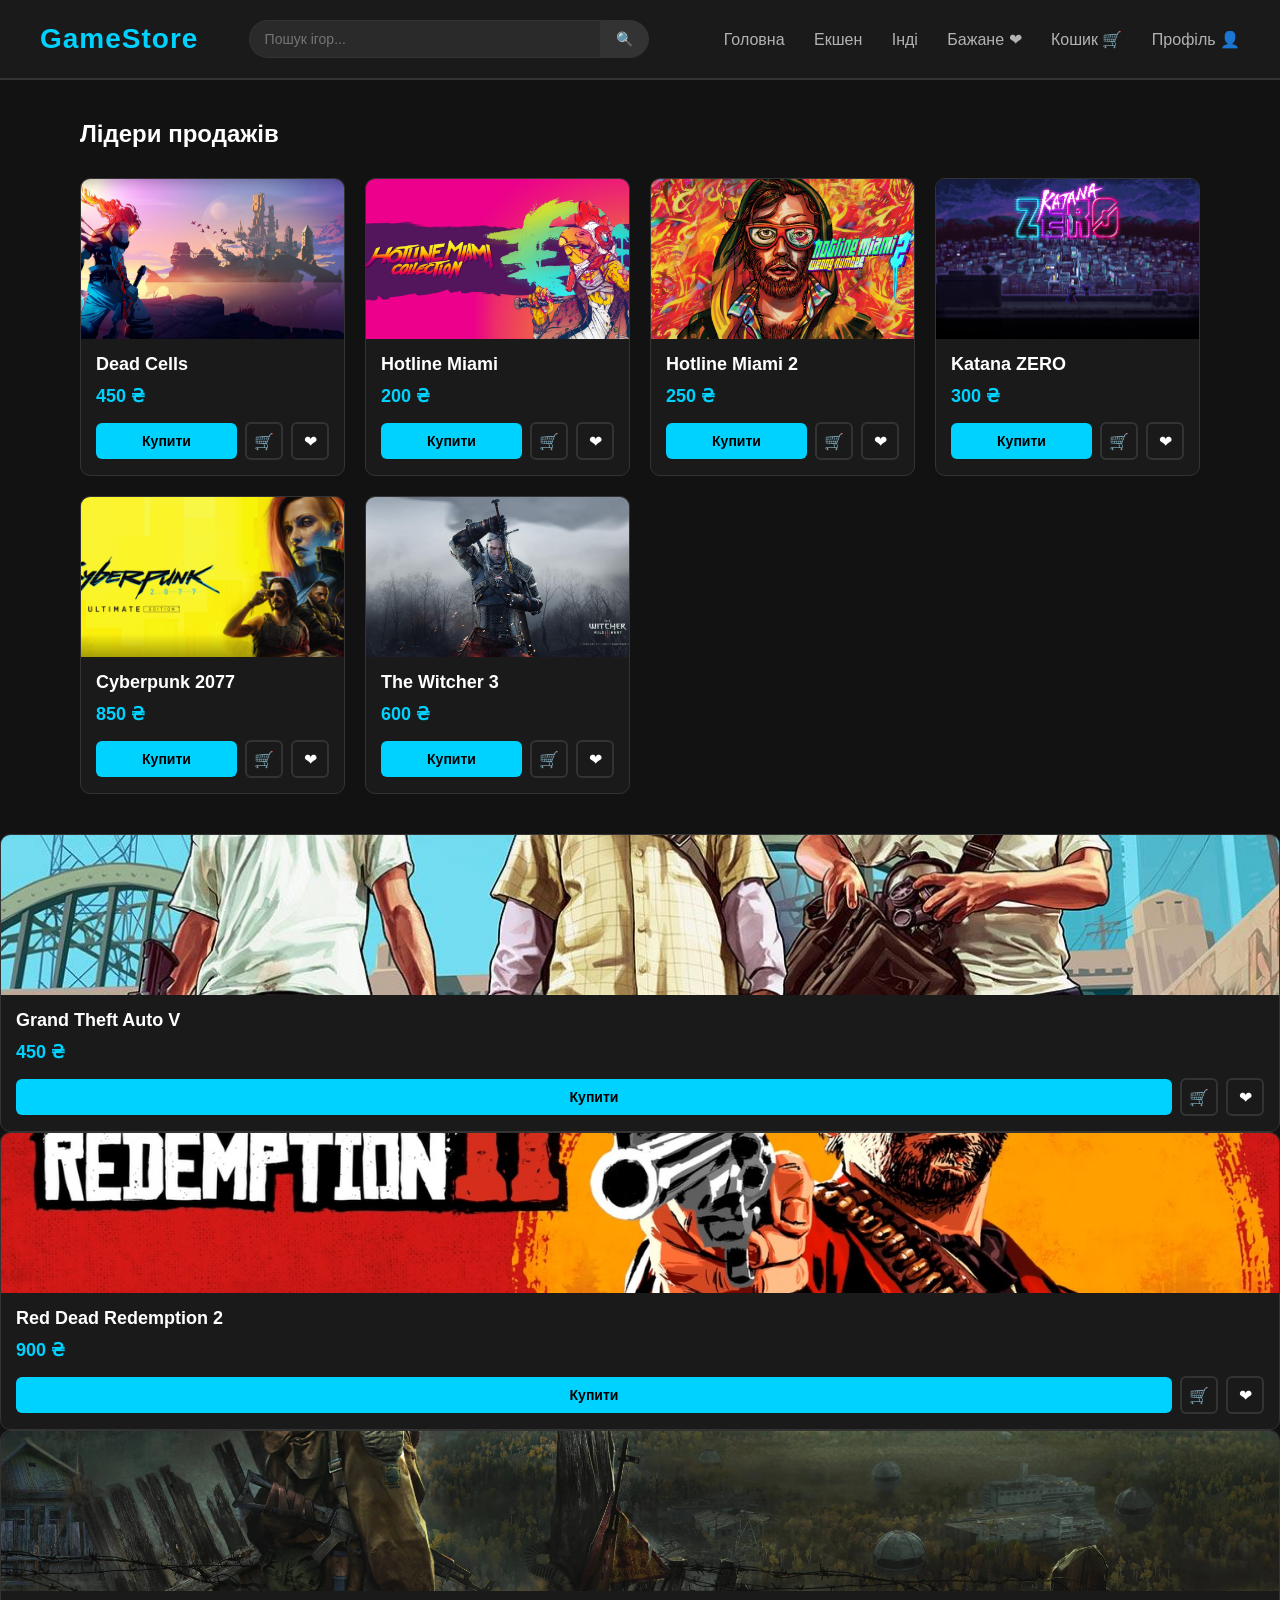
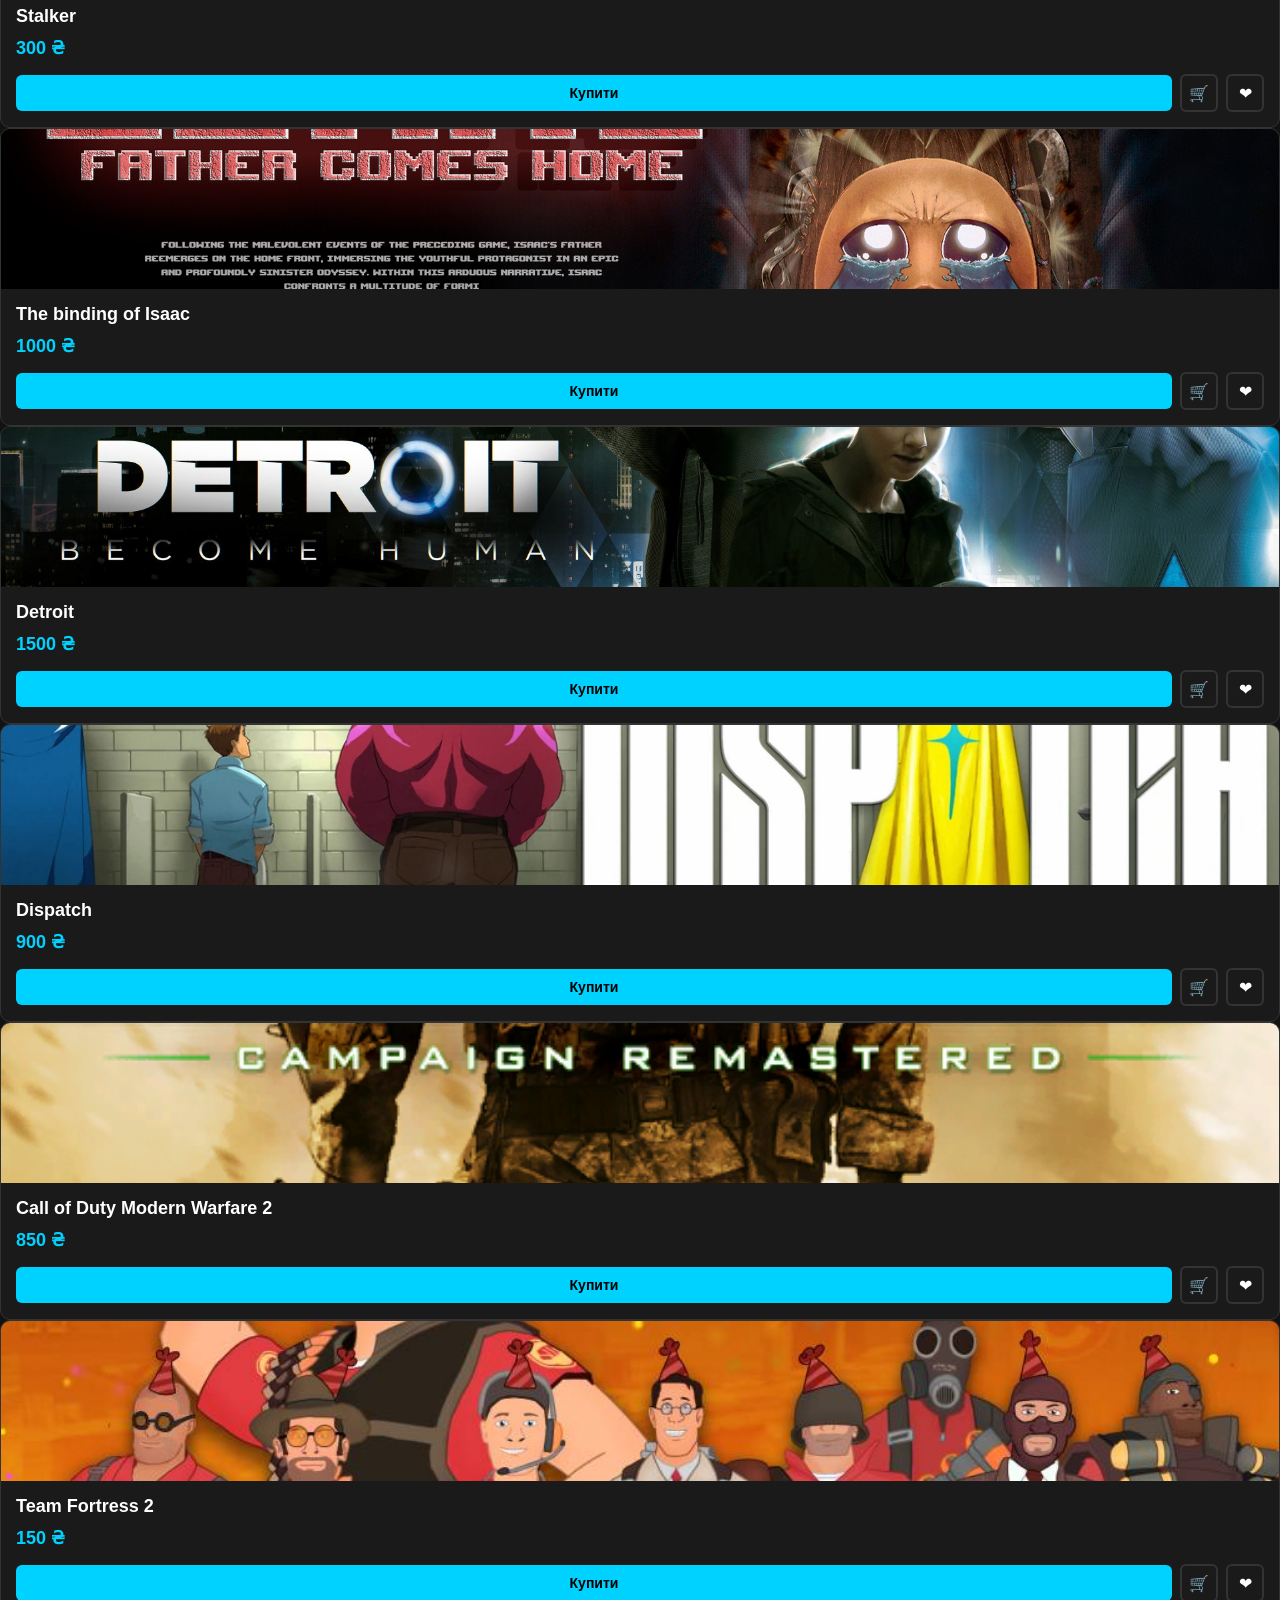
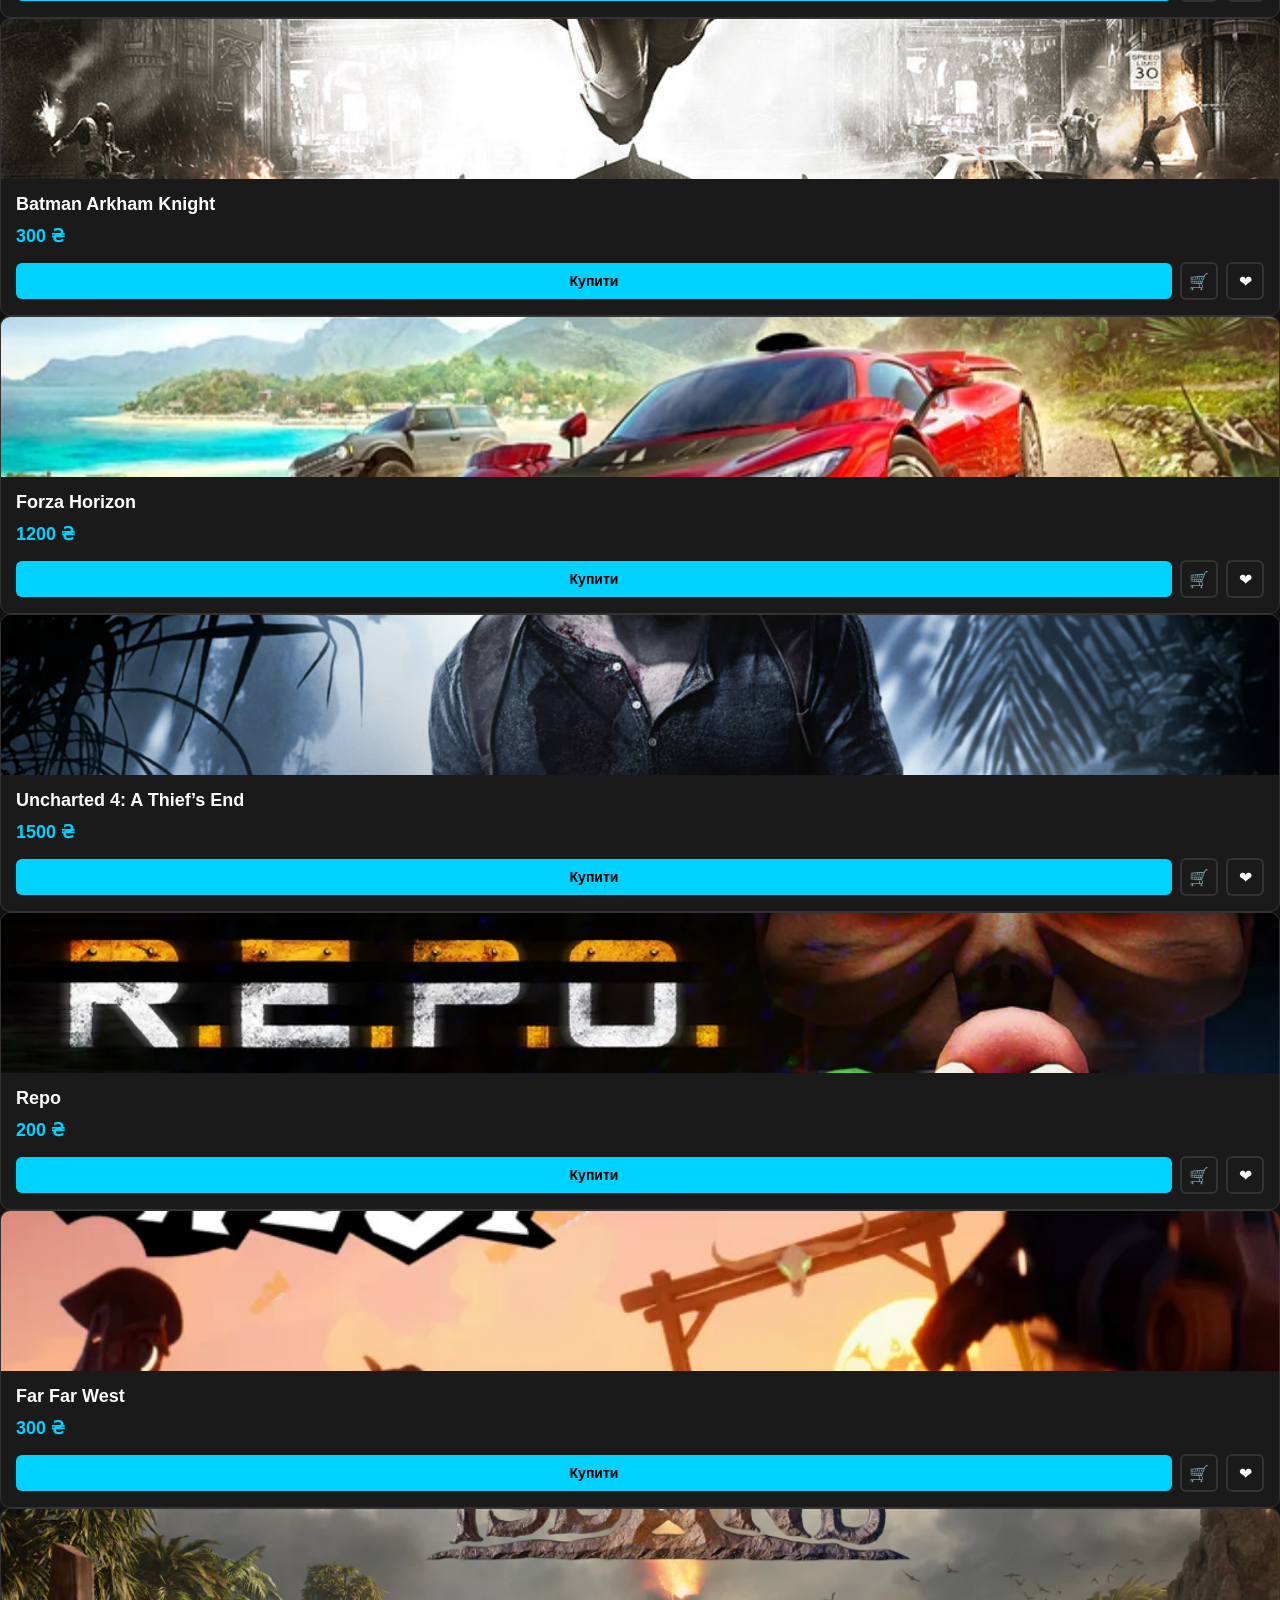
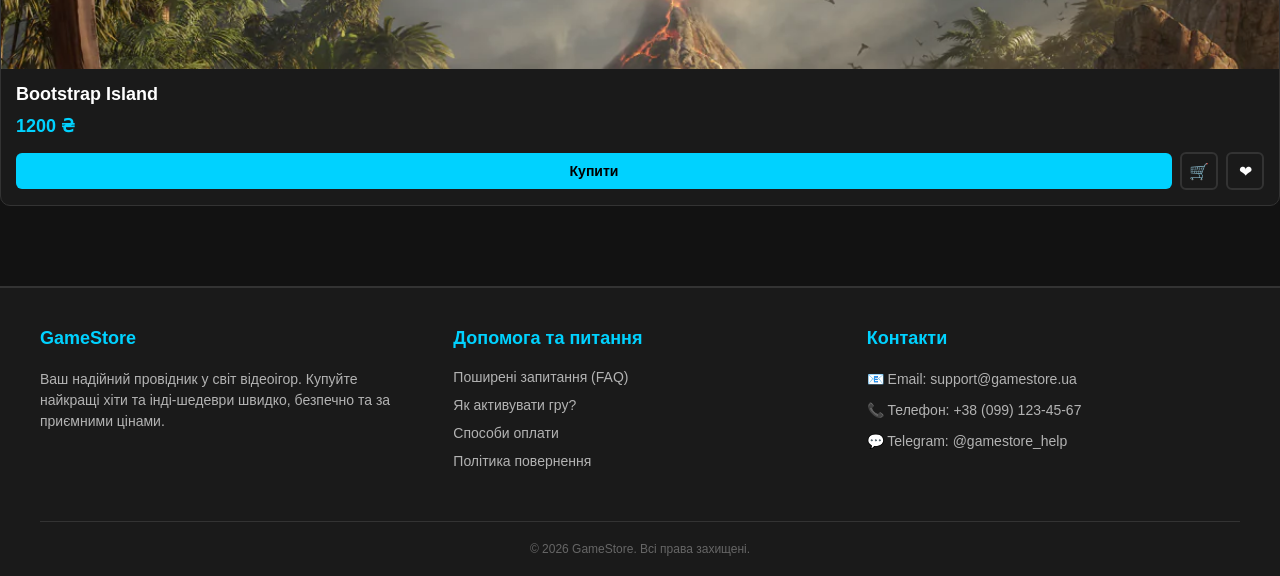
<file: index.html>
<!DOCTYPE html>
<html lang="uk">
<head>
    <meta charset="UTF-8">
    <meta name="viewport" content="width=device-width, initial-scale=1.0">
    <title>GameStore - Головна</title>
    <link rel="icon" href="img/favicon.png.png" type="image/png">
    <link rel="stylesheet" href="css/style.css">
</head>
<body>
    <header>
        <div class="logo">GameStore</div>
        <div class="search-container">
            <input type="text" placeholder="Пошук ігор..." class="search-input">
            <button class="search-btn" title="Знайти">🔍</button>
        </div>
        <nav>
            <a href="index.html">Головна</a>
            <a href="action.html">Екшен</a>
            <a href="indie.html">Інді</a>
            <a href="wishlist.html">Бажане ❤</a>
            <a href="cart.html">Кошик 🛒</a>
            <a href="profile.html">Профіль 👤</a>
        </nav>
    </header>
    <main>
    <h1>Лідери продажів</h1>
    <div class="games-grid">
    <div class="game-card">
        <img src="img/dead-cells-cover-art.avif" alt="Dead Cells" class="game-img">
        <div class="game-info">
            <h3>Dead Cells</h3>
            <p class="price">450 ₴</p>
            <div class="actions">
                <button class="buy-btn">Купити</button>
                <button class="icon-btn cart-btn">🛒</button>
                <button class="icon-btn heart">❤</button>
            </div>
        </div>
    </div>
    <div class="game-card">
        <img src="img/HotlineMiamiCollection_Thumbnail.jpg" alt="Hotline Miami" class="game-img">
        <div class="game-info">
            <h3>Hotline Miami</h3>
            <p class="price">200 ₴</p>
            <div class="actions">
                <button class="buy-btn">Купити</button>
                <button class="icon-btn cart-btn">🛒</button>
                <button class="icon-btn heart">❤</button>
            </div>
        </div>
    </div>
    <div class="game-card">
        <img src="img/hotline-miami-2-wrong-number-pc-mac-game-steam-cover.jpg" alt="Hotline Miami 2" class="game-img">
        <div class="game-info">
            <h3>Hotline Miami 2</h3>
            <p class="price">250 ₴</p>
            <div class="actions">
                <button class="buy-btn">Купити</button>
                <button class="icon-btn cart-btn">🛒</button>
                <button class="icon-btn heart">❤</button>
            </div>
        </div>
    </div>
    <div class="game-card">
        <img src="img/KZ_featured_Nook-1210x642.png.webp" alt="Katana ZERO" class="game-img">
        <div class="game-info">
            <h3>Katana ZERO</h3>
            <p class="price">300 ₴</p>
            <div class="actions">
                <button class="buy-btn">Купити</button>
                <button class="icon-btn cart-btn">🛒</button>
                <button class="icon-btn heart">❤</button>
            </div>
        </div>
    </div>
    <div class="game-card">
        <img src="img/top_cover_height_600_cdpr@3x_new.png" alt="Cyberpunk 2077" class="game-img">
        <div class="game-info">
            <h3>Cyberpunk 2077</h3>
            <p class="price">850 ₴</p>
            <div class="actions">
                <button class="buy-btn">Купити</button>
                <button class="icon-btn cart-btn">🛒</button>
                <button class="icon-btn heart">❤</button>
            </div>
        </div>
    </div>
    <div class="game-card">
        <img src="img/geralt_swordsize_1920x1080.webp" alt="The Witcher 3" class="game-img">
        <div class="game-info">
            <h3>The Witcher 3</h3>
            <p class="price">600 ₴</p>
            <div class="actions">
                <button class="buy-btn">Купити</button>
                <button class="icon-btn cart-btn">🛒</button>
                <button class="icon-btn heart">❤</button>
            </div>
        </div>
    </div>
</div>
</main>
</body>
</html>
<div class="game-card">
    <img src="img/every-main-protagonist-official-artwork-from-grand-theft-v0-3jy4eoa6o50f1.jpg" alt="GTA V" class="game-img">
    <div class="game-info">
        <h3>Grand Theft Auto V</h3>
        <p class="price">450 ₴</p>
        <div class="actions">
            <button class="buy-btn">Купити</button>
            <button class="icon-btn cart-btn">🛒</button>
            <button class="icon-btn heart">❤</button>
        </div>
    </div>
</div>
<div class="game-card">
    <img src="img/Red-Dead-Redemption-2-New-Logo.jpg" alt="RDR 2" class="game-img">
    <div class="game-info">
        <h3>Red Dead Redemption 2</h3>
        <p class="price">900 ₴</p>
        <div class="actions">
            <button class="buy-btn">Купити</button>
            <button class="icon-btn cart-btn">🛒</button>
            <button class="icon-btn heart">❤</button>
        </div>
    </div>
</div>
<div class="game-card">
    <img src="img/the-iconic-gate-artwork-in-hq-5000x3000-and-some-v0-l40qou3fp84e1.webp" alt="Stalker" class="game-img">
    <div class="game-info">
        <h3>Stalker</h3>
        <p class="price">300 ₴</p>
        <div class="actions">
            <button class="buy-btn">Купити</button>
            <button class="icon-btn cart-btn">🛒</button>
            <button class="icon-btn heart">❤</button>
        </div>
    </div>
</div>
<div class="game-card">
    <img src="img/tiago-pena-versaohorizontal-final.jpg" alt="Isaac" class="game-img">
    <div class="game-info">
        <h3>The binding of Isaac</h3>
        <p class="price">1000 ₴</p>
        <div class="actions">
            <button class="buy-btn">Купити</button>
            <button class="icon-btn cart-btn">🛒</button>
            <button class="icon-btn heart">❤</button>
        </div>
    </div>
</div>
<div class="game-card">
    <img src="img/thumb-1920-920991.jpg" alt="Detroit" class="game-img">
    <div class="game-info">
        <h3>Detroit</h3>
        <p class="price">1500 ₴</p>
        <div class="actions">
            <button class="buy-btn">Купити</button>
            <button class="icon-btn cart-btn">🛒</button>
            <button class="icon-btn heart">❤</button>
        </div>
    </div>
</div>
<div class="game-card">
    <img src="img/Dispatch_capsuleArt.webp" alt="Dispatch" class="game-img">
    <div class="game-info">
        <h3>Dispatch</h3>
        <p class="price">900 ₴</p>
        <div class="actions">
            <button class="buy-btn">Купити</button>
            <button class="icon-btn cart-btn">🛒</button>
            <button class="icon-btn heart">❤</button>
        </div>
    </div>
</div>
<div class="game-card">
    <img src="img/mod.png" alt="CoD" class="game-img">
    <div class="game-info">
        <h3>Call of Duty Modern Warfare 2</h3>
        <p class="price">850 ₴</p>
        <div class="actions">
            <button class="buy-btn">Купити</button>
            <button class="icon-btn cart-btn">🛒</button>
            <button class="icon-btn heart">❤</button>
        </div>
    </div>
</div>
<div class="game-card">
    <img src="img/tf.jpg" alt="TF2" class="game-img">
    <div class="game-info">
        <h3>Team Fortress 2</h3>
        <p class="price">150 ₴</p>
        <div class="actions">
            <button class="buy-btn">Купити</button>
            <button class="icon-btn cart-btn">🛒</button>
            <button class="icon-btn heart">❤</button>
        </div>
    </div>
</div>
<div class="game-card">
<img src="img/bt.jpg" alt="Batman" class="game-img">
<div class="game-info">
<h3>Batman Arkham Knight</h3>
<p class="price">300 ₴</p>
<div class="actions">
<button class="buy-btn">Купити</button>
<button class="icon-btn cart-btn">🛒</button>
<button class="icon-btn heart">❤</button>
</div>
</div>
</div>
<div class="game-card">
<img src="img/forza-horizon-5-key-art-revealed-v0-kogsuxbkkcj71.webp" alt="Forza" class="game-img">
<div class="game-info">
<h3>Forza Horizon</h3>
<p class="price">1200 ₴</p>
<div class="actions">
<button class="buy-btn">Купити</button>
<button class="icon-btn cart-btn">🛒</button>
<button class="icon-btn heart">❤</button>
</div>
</div>
</div>
<div class="game-card">
<img src="img/unchar.avif" alt="Uncharted" class="game-img">
<div class="game-info">
<h3>Uncharted 4: A Thief’s End</h3>
<p class="price">1500 ₴</p>
<div class="actions">
<button class="buy-btn">Купити</button>
<button class="icon-btn cart-btn">🛒</button>
<button class="icon-btn heart">❤</button>
</div>
</div>
</div>
<div class="game-card">
<img src="img/repo.webp" alt="Repo" class="game-img">
<div class="game-info">
<h3>Repo</h3>
<p class="price">200 ₴</p>
<div class="actions">
<button class="buy-btn">Купити</button>
<button class="icon-btn cart-btn">🛒</button>
<button class="icon-btn heart">❤</button>
</div>
</div>
</div>
<div class="game-card">
<img src="img/far-far-west-1-770x470.webp" alt="West" class="game-img">
<div class="game-info">
<h3>Far Far West</h3>
<p class="price">300 ₴</p>
<div class="actions">
<button class="buy-btn">Купити</button>
<button class="icon-btn cart-btn">🛒</button>
<button class="icon-btn heart">❤</button>
</div>
</div>
</div>
<div class="game-card">
<img src="img/boot.webp" alt="Boot" class="game-img">
<div class="game-info">
<h3>Bootstrap Island</h3>
<p class="price">1200 ₴</p>
<div class="actions">
<button class="buy-btn">Купити</button>
<button class="icon-btn cart-btn">🛒</button>
<button class="icon-btn heart">❤</button>
</div>
</div>
</div>
</div>
</main>
<footer>
<div class="footer-content">
<div class="footer-section">
<h3>GameStore</h3>
<p>Ваш надійний провідник у світ відеоігор. Купуйте найкращі хіти та інді-шедеври швидко, безпечно та за приємними цінами.</p>
</div>

<div class="footer-section">
<h3>Допомога та питання</h3>
<a href="#">Поширені запитання (FAQ)</a>
<a href="#">Як активувати гру?</a>
<a href="#">Способи оплати</a>
<a href="#">Політика повернення</a>
</div>

<div class="footer-section">
<h3>Контакти</h3>
<p>&#128231; Email: support@gamestore.ua</p>
<p>&#128222; Телефон: +38 (099) 123-45-67</p>
<p>&#128172; Telegram: @gamestore_help</p>
</div>
</div>

<div class="footer-bottom">
&copy; 2026 GameStore. Всі права захищені.
</div>
</footer>

</body>
</html>
</file>
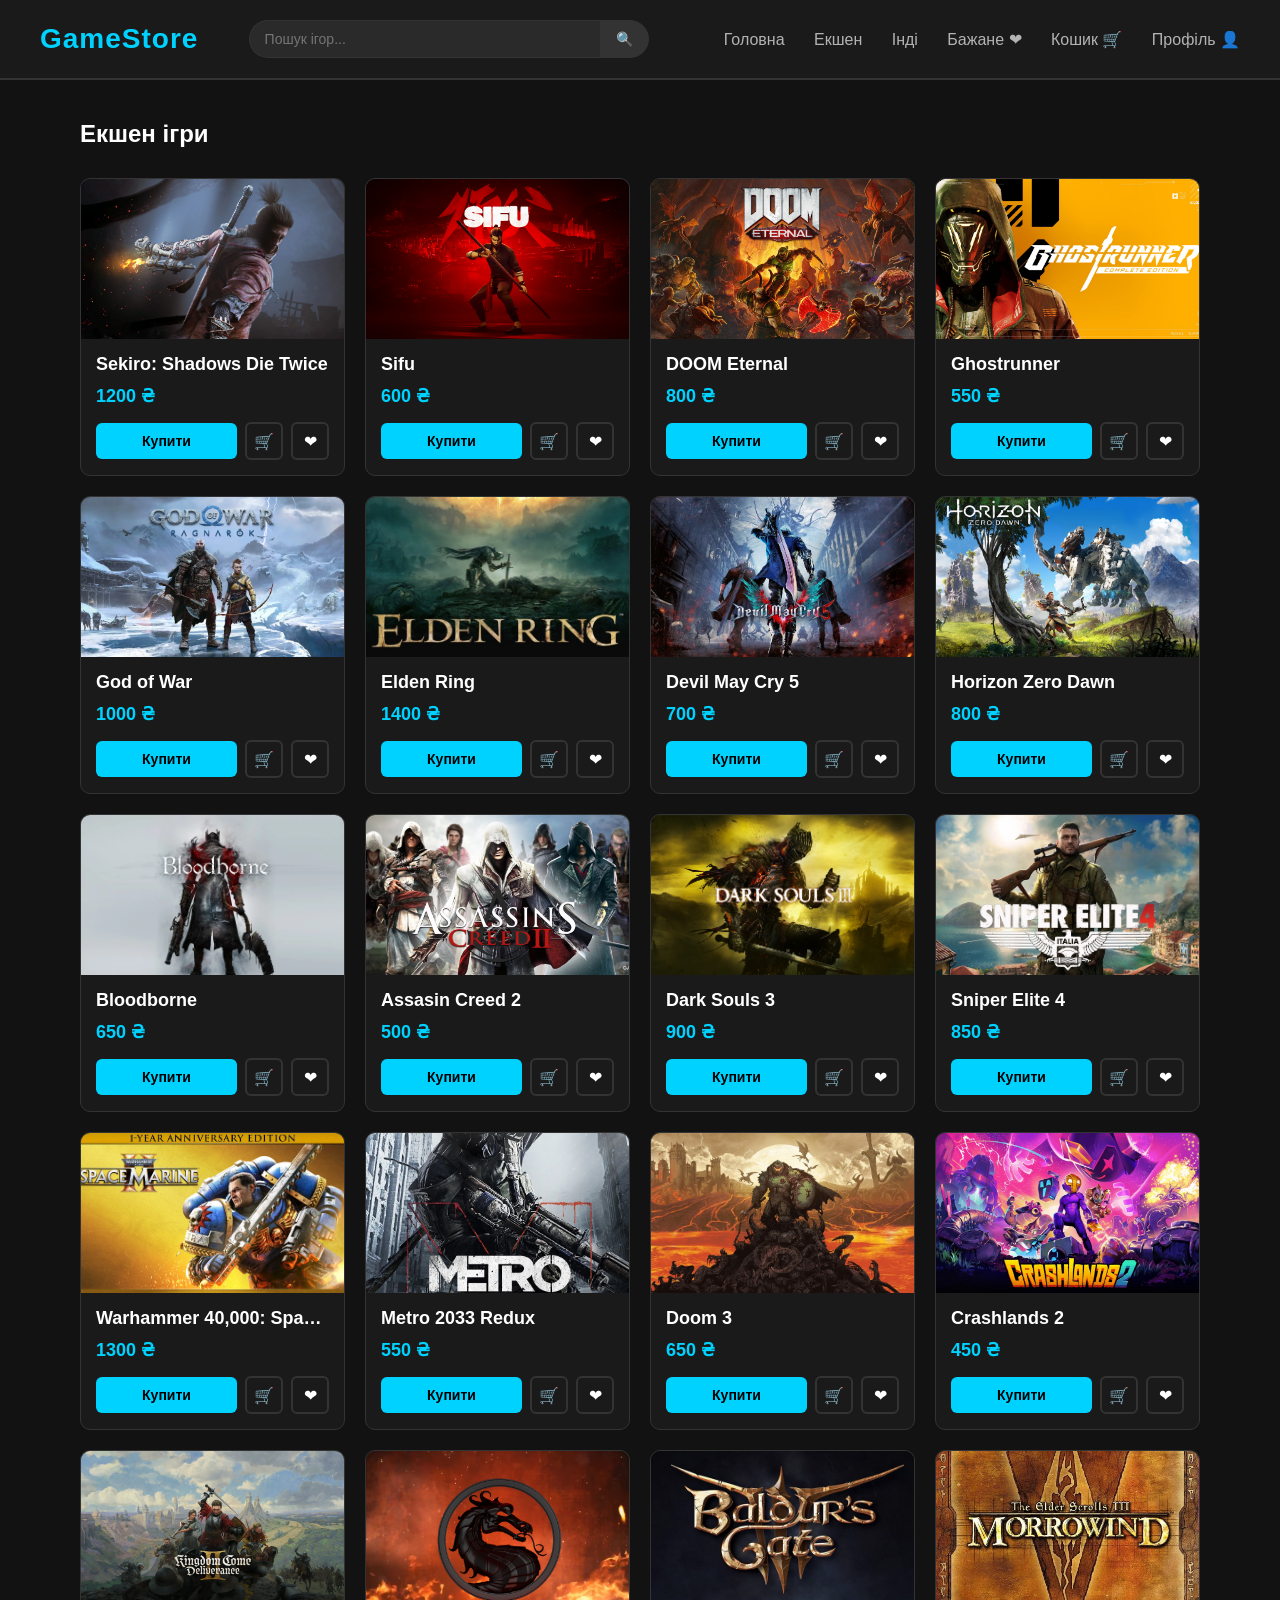
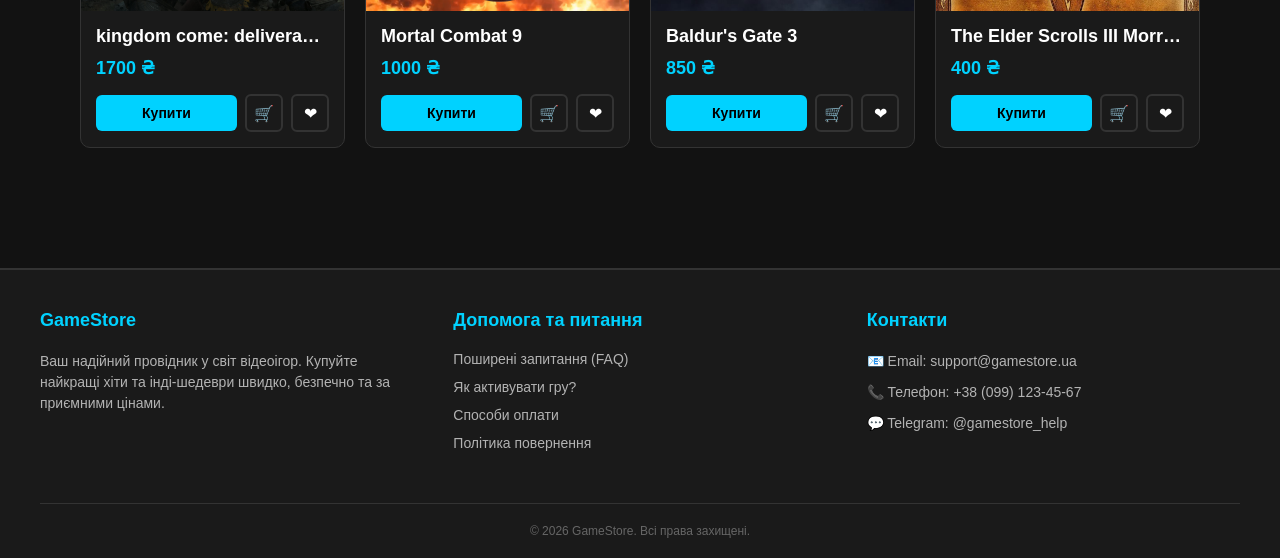
<file: action.html>
<!DOCTYPE html>
<html lang="uk">
<head>
<meta charset="UTF-8">
<meta name="viewport" content="width=device-width, initial-scale=1.0">
<title>GameStore - Екшен</title>
<link rel="icon" href="img/favicon.png.png" type="image/png">
<link rel="stylesheet" href="css/style.css">
</head>
<body>

<header>
<div class="logo">GameStore</div>

<div class="search-container">
<input type="text" placeholder="Пошук ігор..." class="search-input">
<button class="search-btn" title="Знайти">&#128269;</button>
</div>

<nav>
<a href="index.html">Головна</a>
<a href="action.html">Екшен</a>
<a href="indie.html">Інді</a>
<a href="wishlist.html">Бажане &#10084;</a>
<a href="cart.html">Кошик &#128722;</a>
<a href="profile.html">Профіль &#128100;</a>
</nav>
</header>

<main>
<h1>Екшен ігри</h1>
<div class="games-grid">
<div class="game-card">
<img src="img/Sekiro01.webp" alt="Sekiro" class="game-img">
<div class="game-info">
<h3>Sekiro: Shadows Die Twice</h3>
<p class="price">1200 ₴</p>
<div class="actions">
<button class="buy-btn">Купити</button>
<button class="icon-btn cart-btn">&#128722;</button>
<button class="icon-btn heart">&#10084;</button>
</div>
</div>
</div>
<div class="game-card">
<img src="img/SIFU_Keyart.jpg" alt="Sifu" class="game-img">
<div class="game-info">
<h3>Sifu</h3>
<p class="price">600 ₴</p>
<div class="actions">
<button class="buy-btn">Купити</button>
<button class="icon-btn cart-btn">&#128722;</button>
<button class="icon-btn heart">&#10084;</button>
</div>
</div>
</div>
<div class="game-card">
<img src="img/qn95ow5rgwfc1.jpeg" alt="DOOM" class="game-img">
<div class="game-info">
<h3>DOOM Eternal</h3>
<p class="price">800 ₴</p>
<div class="actions">
<button class="buy-btn">Купити</button>
<button class="icon-btn cart-btn">&#128722;</button>
<button class="icon-btn heart">&#10084;</button>
</div>
</div>
</div>
<div class="game-card">
<img src="img/GR_CE_TitledHero_1920x1080_JPG-517ac014c9ad9bbf4d0e.jpg" alt="Ghostrunner" class="game-img">
<div class="game-info">
<h3>Ghostrunner</h3>
<p class="price">550 ₴</p>
<div class="actions">
<button class="buy-btn">Купити</button>
<button class="icon-btn cart-btn">&#128722;</button>
<button class="icon-btn heart">&#10084;</button>
</div>
</div>
</div>
<div class="game-card">
<img src="img/God-Of-War-Ragnarok-Main-Art.avif" alt="God of War" class="game-img">
<div class="game-info">
<h3>God of War</h3>
<p class="price">1000 ₴</p>
<div class="actions">
<button class="buy-btn">Купити</button>
<button class="icon-btn cart-btn">&#128722;</button>
<button class="icon-btn heart">&#10084;</button>
</div>
</div>
</div>
<div class="game-card">
<img src="img/the-cover-art-for-elden-ring-contains-a-foreshadowing-to-v0-a4ji1zpv9ap81.jpg" alt="Elden Ring" class="game-img">
<div class="game-info">
<h3>Elden Ring</h3>
<p class="price">1400 ₴</p>
<div class="actions">
<button class="buy-btn">Купити</button>
<button class="icon-btn cart-btn">&#128722;</button>
<button class="icon-btn heart">&#10084;</button>
</div>
</div>
</div>
<div class="game-card">
<img src="img/DMC5_KeyArt.avif" alt="DMC 5" class="game-img">
<div class="game-info">
<h3>Devil May Cry 5</h3>
<p class="price">700 ₴</p>
<div class="actions">
<button class="buy-btn">Купити</button>
<button class="icon-btn cart-btn">&#128722;</button>
<button class="icon-btn heart">&#10084;</button>
</div>
</div>
</div>
<div class="game-card">
<img src="img/Horizon-Zero-Dawn-intruder-alert-HD-Wallpapers-copy_0.jpg" alt="Horizon" class="game-img">
<div class="game-info">
<h3>Horizon Zero Dawn</h3>
<p class="price">800 ₴</p>
<div class="actions">
<button class="buy-btn">Купити</button>
<button class="icon-btn cart-btn">&#128722;</button>
<button class="icon-btn heart">&#10084;</button>
</div>
</div>
</div>
<div class="game-card">
<img src="img/bloodborne-box-art.webp" alt="Blood" class="game-img">
<div class="game-info">
<h3>Bloodborne</h3>
<p class="price">650 ₴</p>
<div class="actions">
<button class="buy-btn">Купити</button>
<button class="icon-btn cart-btn">&#128722;</button>
<button class="icon-btn heart">&#10084;</button>
</div>
</div>
</div>
<div class="game-card">
<img src="img/assassin-s-creed-2-ezio-with-various-franchise-protagonists.avif" alt="Assasin" class="game-img">
<div class="game-info">
<h3>Assasin Creed 2</h3>
<p class="price">500 ₴</p>
<div class="actions">
<button class="buy-btn">Купити</button>
<button class="icon-btn cart-btn">&#128722;</button>
<button class="icon-btn heart">&#10084;</button>
</div>
</div>
</div>
<div class="game-card">
<img src="img/Dark-Souls-3.jpg" alt="Dark" class="game-img">
<div class="game-info">
<h3>Dark Souls 3</h3>
<p class="price">900 ₴</p>
<div class="actions">
<button class="buy-btn">Купити</button>
<button class="icon-btn cart-btn">&#128722;</button>
<button class="icon-btn heart">&#10084;</button>
</div>
</div>
</div>
<div class="game-card">
<img src="img/maxresdefault+(1).webp" alt="Sniper" class="game-img">
<div class="game-info">
<h3>Sniper Elite 4</h3>
<p class="price">850 ₴</p>
<div class="actions">
<button class="buy-btn">Купити</button>
<button class="icon-btn cart-btn">&#128722;</button>
<button class="icon-btn heart">&#10084;</button>
</div>
</div>
</div>
<div class="game-card">
<img src="img/warhammer-40-000-space-marine-2-1-year-anniversary-edition-pc-steam-cover.jpg" alt="Warhammer" class="game-img">
<div class="game-info">
<h3>Warhammer 40,000: Space Marine 2</h3>
<p class="price">1300 ₴</p>
<div class="actions">
<button class="buy-btn">Купити</button>
<button class="icon-btn cart-btn">&#128722;</button>
<button class="icon-btn heart">&#10084;</button>
</div>
</div>
</div>
<div class="game-card">
<img src="img/Metro_Redux_2033_box_art.webp" alt="Metro" class="game-img">
<div class="game-info">
<h3>Metro 2033 Redux</h3>
<p class="price">550 ₴</p>
<div class="actions">
<button class="buy-btn">Купити</button>
<button class="icon-btn cart-btn">&#128722;</button>
<button class="icon-btn heart">&#10084;</button>
</div>
</div>
</div>
<div class="game-card">
<img src="img/doom.avif" alt="Doom" class="game-img">
<div class="game-info">
<h3>Doom 3</h3>
<p class="price">650 ₴</p>
<div class="actions">
<button class="buy-btn">Купити</button>
<button class="icon-btn cart-btn">&#128722;</button>
<button class="icon-btn heart">&#10084;</button>
</div>
</div>
</div>
<div class="game-card">
<img src="img/cras.webp" alt="Crash" class="game-img">
<div class="game-info">
<h3>Crashlands 2</h3>
<p class="price">450 ₴</p>
<div class="actions">
<button class="buy-btn">Купити</button>
<button class="icon-btn cart-btn">&#128722;</button>
<button class="icon-btn heart">&#10084;</button>
</div>
</div>
</div>
<div class="game-card">
<img src="img/king.png" alt="King" class="game-img">
<div class="game-info">
<h3>kingdom come: deliverance 2</h3>
<p class="price">1700 ₴</p>
<div class="actions">
<button class="buy-btn">Купити</button>
<button class="icon-btn cart-btn">&#128722;</button>
<button class="icon-btn heart">&#10084;</button>
</div>
</div>
</div>
<div class="game-card">
<img src="img/Logo-Dragão-Mk-9.png" alt="MC9" class="game-img">
<div class="game-info">
<h3>Mortal Combat 9</h3>
<p class="price">1000 ₴</p>
<div class="actions">
<button class="buy-btn">Купити</button>
<button class="icon-btn cart-btn">&#128722;</button>
<button class="icon-btn heart">&#10084;</button>
</div>
</div>
</div>
<div class="game-card">
<img src="img/baldurs_gate_final.jpg" alt="BG3" class="game-img">
<div class="game-info">
<h3>Baldur's Gate 3</h3>
<p class="price">850 ₴</p>
<div class="actions">
<button class="buy-btn">Купити</button>
<button class="icon-btn cart-btn">&#128722;</button>
<button class="icon-btn heart">&#10084;</button>
</div>
</div>
</div>
<div class="game-card">
<img src="img/morr.webp" alt="Morrowind" class="game-img">
<div class="game-info">
<h3>The Elder Scrolls III Morrowind</h3>
<p class="price">400 ₴</p>
<div class="actions">
<button class="buy-btn">Купити</button>
<button class="icon-btn cart-btn">&#128722;</button>
<button class="icon-btn heart">&#10084;</button>
</div>
</div>
</div>
</div>
</main>
<footer>
<div class="footer-content">
<div class="footer-section">
<h3>GameStore</h3>
<p>Ваш надійний провідник у світ відеоігор. Купуйте найкращі хіти та інді-шедеври швидко, безпечно та за приємними цінами.</p>
</div>

<div class="footer-section">
<h3>Допомога та питання</h3>
<a href="#">Поширені запитання (FAQ)</a>
<a href="#">Як активувати гру?</a>
<a href="#">Способи оплати</a>
<a href="#">Політика повернення</a>
</div>

<div class="footer-section">
<h3>Контакти</h3>
<p>&#128231; Email: support@gamestore.ua</p>
<p>&#128222; Телефон: +38 (099) 123-45-67</p>
<p>&#128172; Telegram: @gamestore_help</p>
</div>
</div>

<div class="footer-bottom">
&copy; 2026 GameStore. Всі права захищені.
</div>
</footer>

</body>
</html>
</body>
</html>
</file>
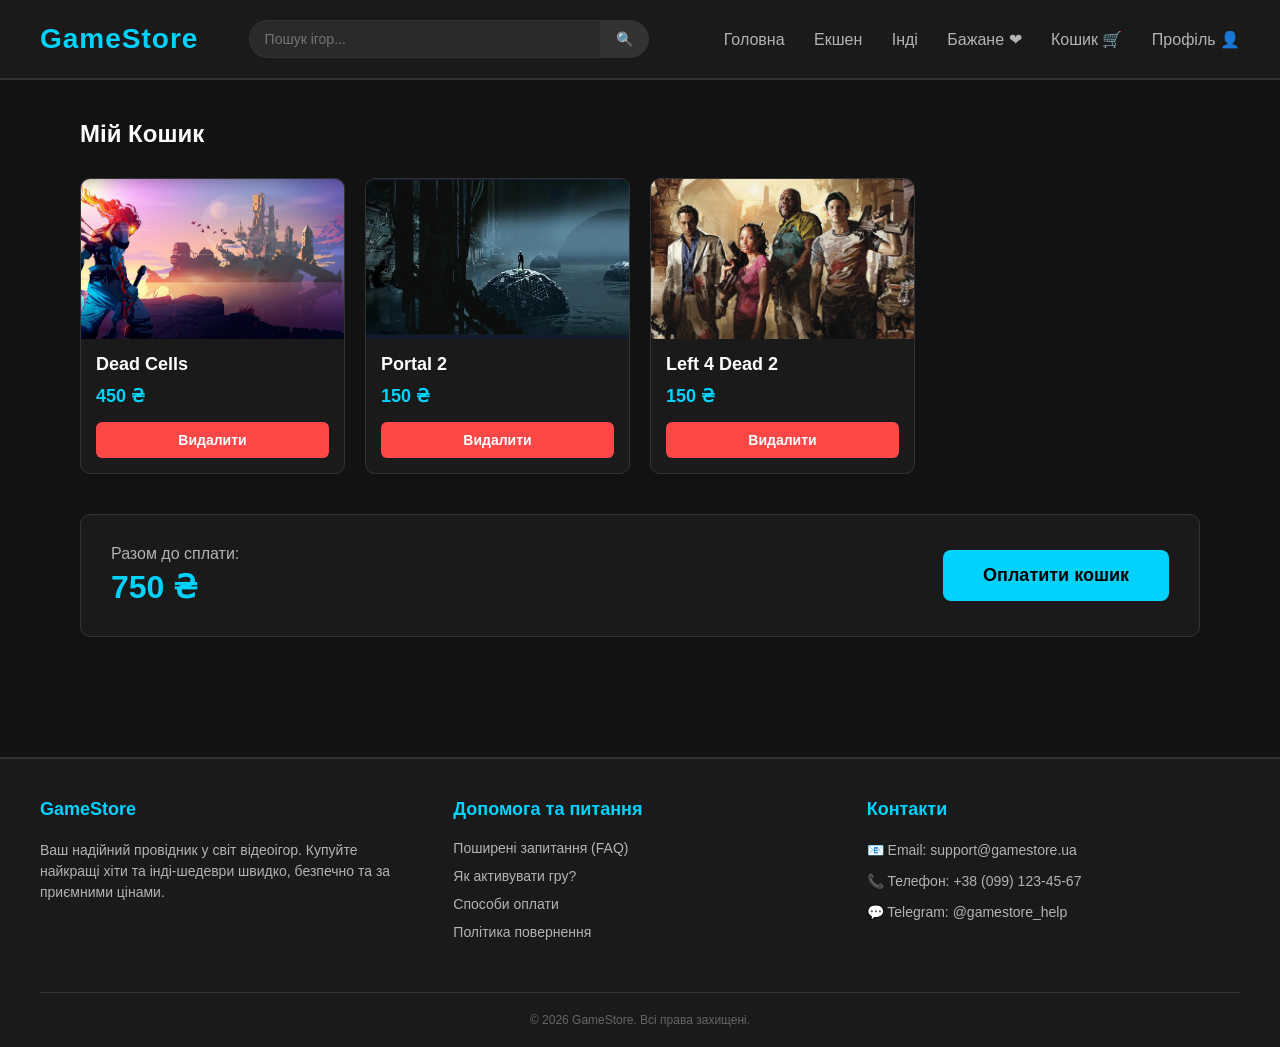
<file: cart.html>
<!DOCTYPE html>
<html lang="uk">
<head>
<meta charset="UTF-8">
<meta name="viewport" content="width=device-width, initial-scale=1.0">
<title>GameStore - Кошик</title>
<link rel="icon" href="img/favicon.png.png" type="image/png">
<link rel="stylesheet" href="css/style.css">
</head>
<body>

<header>
<div class="logo">GameStore</div>

<div class="search-container">
<input type="text" placeholder="Пошук ігор..." class="search-input">
<button class="search-btn" title="Знайти">&#128269;</button>
</div>

<nav>
<a href="index.html">Головна</a>
<a href="action.html">Екшен</a>
<a href="indie.html">Інді</a>
<a href="wishlist.html">Бажане &#10084;</a>
<a href="cart.html">Кошик &#128722;</a>
<a href="profile.html">Профіль &#128100;</a>
</nav>
</header>

<main>
<h1>Мій Кошик</h1>
<div class="games-grid">
<div class="game-card">
<img src="img/dead-cells-cover-art.avif" alt="Dead Cells" class="game-img">
<div class="game-info">
<h3>Dead Cells</h3>
<p class="price">450 ₴</p>
<div class="actions">
<button class="buy-btn" style="background-color: #ff4747; color: white;">Видалити</button>
</div>
</div>
</div>
<div class="game-card">
<img src="img/portal2art02.webp" alt="Portal 2" class="game-img">
<div class="game-info">
<h3>Portal 2</h3>
<p class="price">150 ₴</p>
<div class="actions">
<button class="buy-btn" style="background-color: #ff4747; color: white;">Видалити</button>
</div>
</div>
</div>
<div class="game-card">
<img src="img/EqgytPbbGw6Cpu6DH6JCh6-1200-80.jpg" alt="Left 4 Dead 2" class="game-img">
<div class="game-info">
<h3>Left 4 Dead 2</h3>
<p class="price">150 ₴</p>
<div class="actions">
<button class="buy-btn" style="background-color: #ff4747; color: white;">Видалити</button>
</div>
</div>
</div>
</div>
</div>
 <div class="cart-summary">
<div class="total-price">
<span>Разом до сплати:</span>
<h2>750 ₴</h2>
</div>
<button class="checkout-btn">Оплатити кошик</button>
</div>



</body>
</html>
</main>
<footer>
<div class="footer-content">
<div class="footer-section">
<h3>GameStore</h3>
<p>Ваш надійний провідник у світ відеоігор. Купуйте найкращі хіти та інді-шедеври швидко, безпечно та за приємними цінами.</p>
</div>

<div class="footer-section">
<h3>Допомога та питання</h3>
<a href="#">Поширені запитання (FAQ)</a>
<a href="#">Як активувати гру?</a>
<a href="#">Способи оплати</a>
<a href="#">Політика повернення</a>
</div>

<div class="footer-section">
<h3>Контакти</h3>
<p>&#128231; Email: support@gamestore.ua</p>
<p>&#128222; Телефон: +38 (099) 123-45-67</p>
<p>&#128172; Telegram: @gamestore_help</p>
</div>
</div>

<div class="footer-bottom">
&copy; 2026 GameStore. Всі права захищені.
</div>
</footer>

</body>
</html>
</body>
</html>
</file>
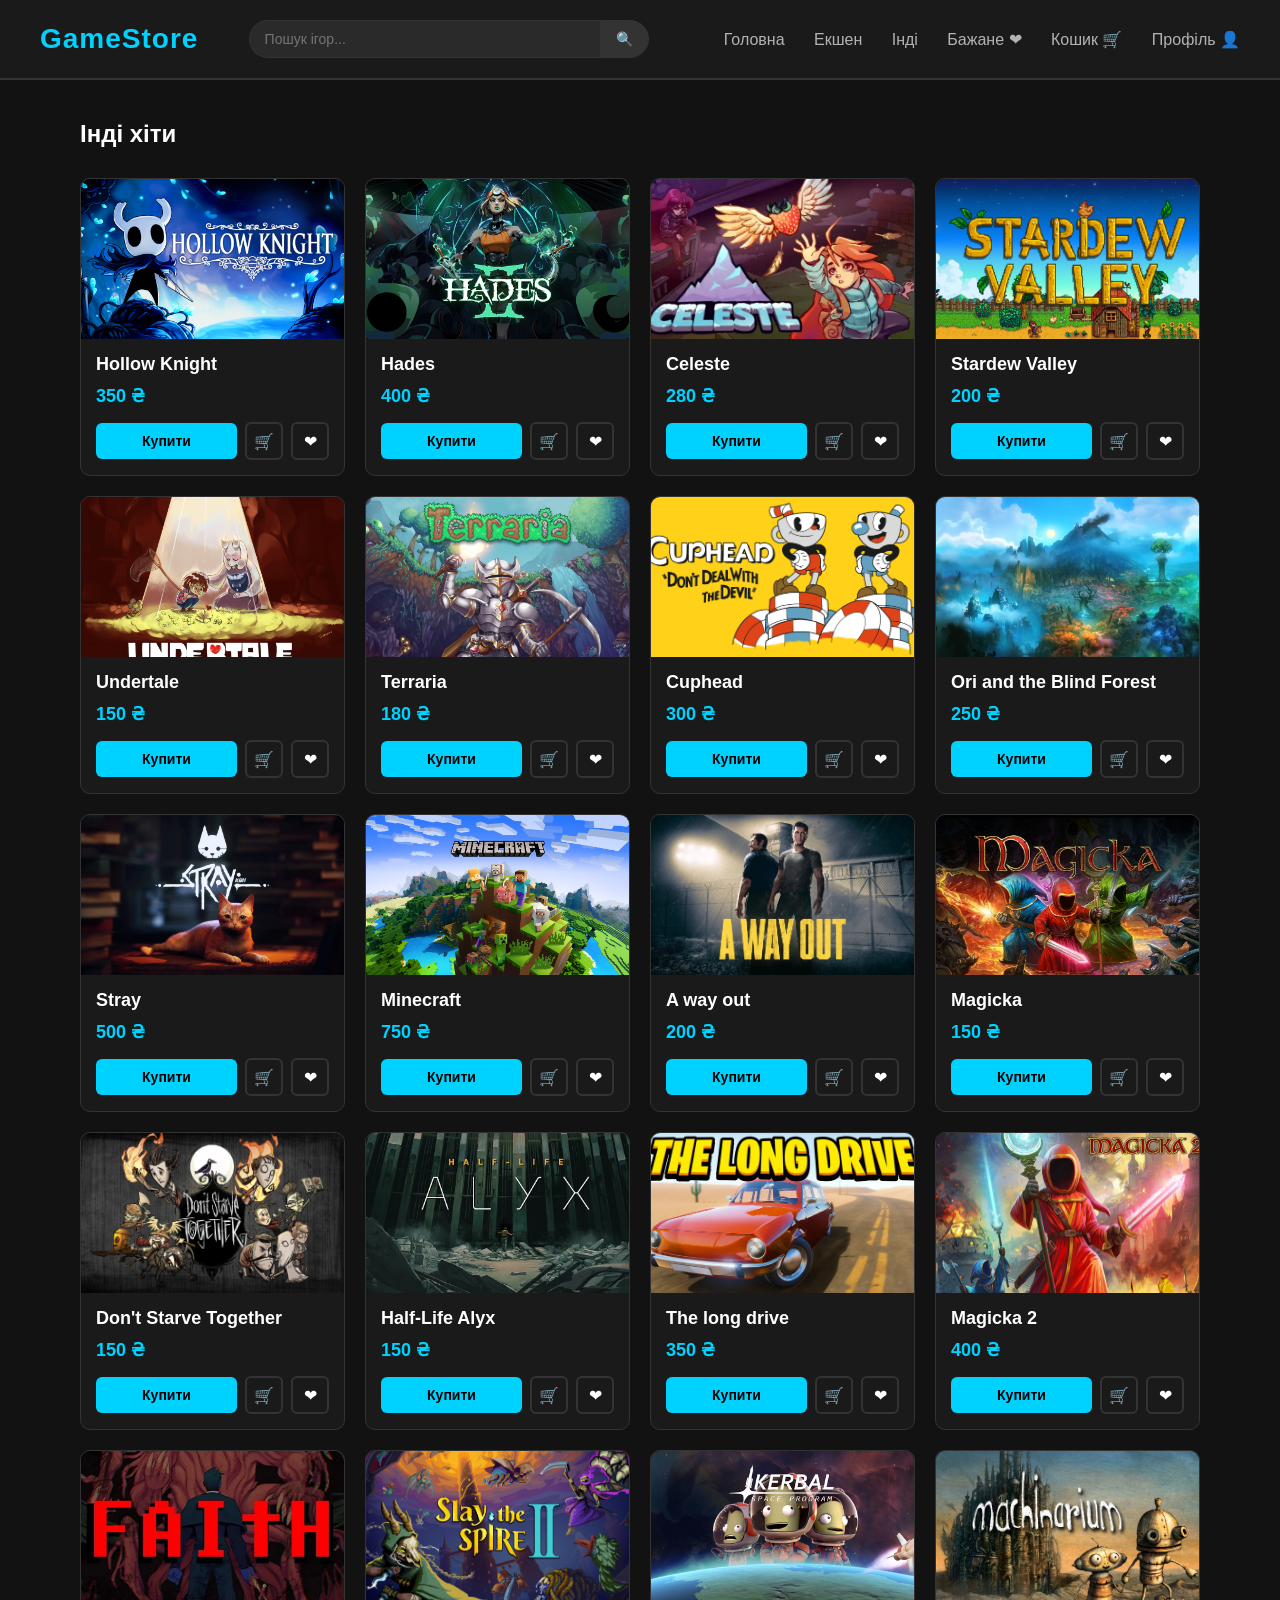
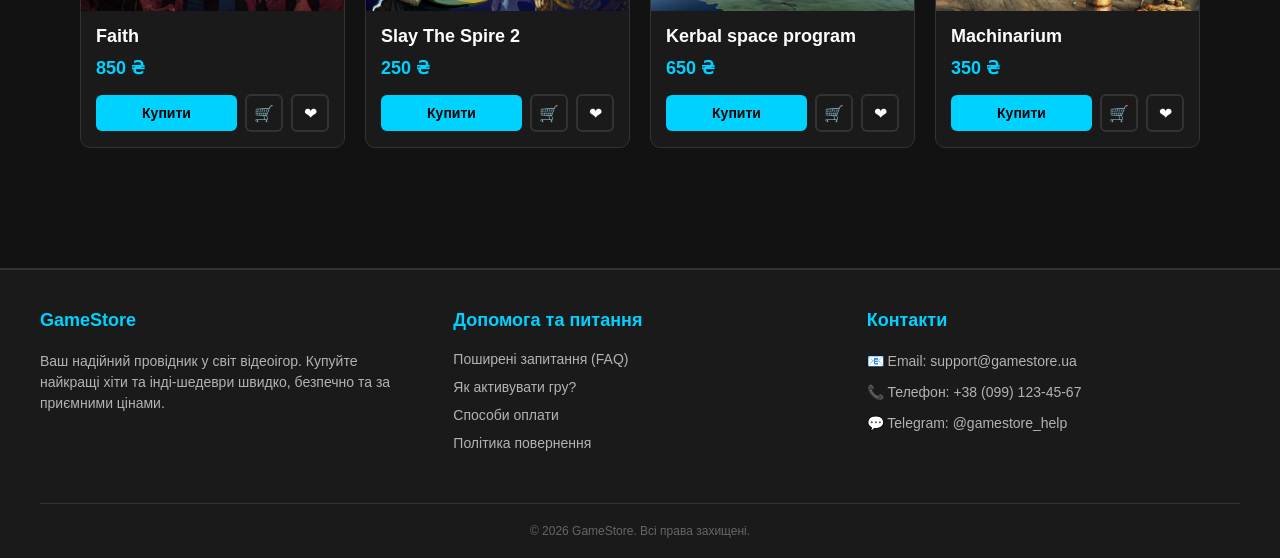
<file: indie.html>
<!DOCTYPE html>
<html lang="uk">
<head>
    <meta charset="UTF-8">
    <meta name="viewport" content="width=device-width, initial-scale=1.0">
    <title>GameStore - Інді</title>
    <link rel="icon" href="img/favicon.png.png" type="image/png">
    <link rel="stylesheet" href="css/style.css">
</head>
<body>

    <header>
        <div class="logo">GameStore</div>

    <div class="search-container">
        <input type="text" placeholder="Пошук ігор..." class="search-input">
        <button class="search-btn" title="Знайти">&#128269;</button>
    </div>

        <nav>
            <a href="index.html">Головна</a>
            <a href="action.html">Екшен</a>
            <a href="indie.html">Інді</a>
            <a href="wishlist.html">Бажане &#10084;</a>
            <a href="cart.html">Кошик &#128722;</a>
            <a href="profile.html">Профіль &#128100;</a>
        </nav>
    </header>

    <main>
    <h1>Інді хіти</h1>
    <div class="games-grid">
        <div class="game-card">
            <img src="img/hollow-knight-switch-hero-1.jpg" alt="Hollow Knight" class="game-img">
            <div class="game-info">
            <h3>Hollow Knight</h3>
            <p class="price">350 ₴</p>
            <div class="actions">
                <button class="buy-btn">Купити</button>
                <button class="icon-btn cart-btn">&#128722;</button>
                <button class="icon-btn heart">&#10084;</button>
            </div>
        </div>
    </div>
    <div class="game-card">
        <img src="img/HadesII_KeyArt.webp" alt="Hades" class="game-img">
        <div class="game-info">
        <h3>Hades</h3>
        <p class="price">400 ₴</p>
        <div class="actions">
            <button class="buy-btn">Купити</button>
            <button class="icon-btn cart-btn">&#128722;</button>
            <button class="icon-btn heart">&#10084;</button>
        </div>
        </div>
    </div>
    <div class="game-card">
        <img src="img/ff6a2c76a7b878b072beb8568ab09e7650ddf130.avif" alt="Celeste" class="game-img">
        <div class="game-info">
        <h3>Celeste</h3>
        <p class="price">280 ₴</p>
        <div class="actions">
            <button class="buy-btn">Купити</button>
            <button class="icon-btn cart-btn">&#128722;</button>
            <button class="icon-btn heart">&#10084;</button>
        </div>
        </div>
    </div>
    <div class="game-card">
        <img src="img/stardew-valley-farm-title.avif" alt="Stardew Valley" class="game-img">
        <div class="game-info">
        <h3>Stardew Valley</h3>
        <p class="price">200 ₴</p>
        <div class="actions">
            <button class="buy-btn">Купити</button>
            <button class="icon-btn cart-btn">&#128722;</button>
            <button class="icon-btn heart">&#10084;</button>
        </div>
    </div>
    </div>
    <div class="game-card">
        <img src="img/k2wr0qexfyea1.png" alt="Undertale" class="game-img">
        <div class="game-info">
        <h3>Undertale</h3>
        <p class="price">150 ₴</p>
        <div class="actions">
            <button class="buy-btn">Купити</button>
             <button class="icon-btn cart-btn">&#128722;</button>
            <button class="icon-btn heart">&#10084;</button>
        </div>
        </div>
    </div>
    <div class="game-card">
        <img src="img/Terarria_Thumbnail.jpg" alt="Terraria" class="game-img">
        <div class="game-info">
        <h3>Terraria</h3>
        <p class="price">180 ₴</p>
        <div class="actions">
            <button class="buy-btn">Купити</button>
            <button class="icon-btn cart-btn">&#128722;</button>
            <button class="icon-btn heart">&#10084;</button>
        </div>
        </div>
    </div>
    <div class="game-card">
        <img src="img/cuphead-r.jpg" alt="Cuphead" class="game-img">
        <div class="game-info">
        <h3>Cuphead</h3>
        <p class="price">300 ₴</p>
        <div class="actions">
            <button class="buy-btn">Купити</button>
            <button class="icon-btn cart-btn">&#128722;</button>
            <button class="icon-btn heart">&#10084;</button>
        </div>
        </div>
    </div>
    <div class="game-card">
        <img src="img/49.jpg" alt="Ori" class="game-img">
        <div class="game-info">
        <h3>Ori and the Blind Forest</h3>
        <p class="price">250 ₴</p>
        <div class="actions">
            <button class="buy-btn">Купити</button>
            <button class="icon-btn cart-btn">&#128722;</button>
            <button class="icon-btn heart">&#10084;</button>
        </div>
        </div>
    </div>
    <div class="game-card">
        <img src="img/stray-releasedatetrailer-thumbnail_wgrh.1920.webp" alt="Stray" class="game-img">
        <div class="game-info">
        <h3>Stray</h3>
        <p class="price">500 ₴</p>
        <div class="actions">
            <button class="buy-btn">Купити</button>
            <button class="icon-btn cart-btn">&#128722;</button>
            <button class="icon-btn heart">&#10084;</button>
        </div>
        </div>
    </div>
    <div class="game-card">
        <img src="img/Minecraft_Horizontal-Key-Art.jpg" alt="Mine" class="game-img">
        <div class="game-info">
        <h3>Minecraft</h3>
        <p class="price">750 ₴</p>
        <div class="actions">
            <button class="buy-btn">Купити</button>
            <button class="icon-btn cart-btn">&#128722;</button>
            <button class="icon-btn heart">&#10084;</button>
        </div>
        </div>
    </div>
    <div class="game-card">
        <img src="img/awayout.webp" alt="A way" class="game-img">
        <div class="game-info">
        <h3>A way out</h3>
        <p class="price">200 ₴</p>
        <div class="actions">
            <button class="buy-btn">Купити</button>
            <button class="icon-btn cart-btn">&#128722;</button>
            <button class="icon-btn heart">&#10084;</button>
        </div>
        </div>
    </div>
    <div class="game-card">
        <img src="img/mag.avif" alt="Magicka" class="game-img">
        <div class="game-info">
        <h3>Magicka</h3>
        <p class="price">150 ₴</p>
        <div class="actions">
            <button class="buy-btn">Купити</button>
            <button class="icon-btn cart-btn">&#128722;</button>
            <button class="icon-btn heart">&#10084;</button>
        </div>
        </div>
    </div>
    <div class="game-card">
        <img src="img/dst-group-photo.png" alt="DST" class="game-img">
        <div class="game-info">
        <h3>Don't Starve Together</h3>
        <p class="price">150 ₴</p>
        <div class="actions">
            <button class="buy-btn">Купити</button>
            <button class="icon-btn cart-btn">&#128722;</button>
            <button class="icon-btn heart">&#10084;</button>
        </div>
        </div>
    </div>
    <div class="game-card">
        <img src="img/half-life-alyx-wallpaper-and-artwork-assets-v0-0nkgyikp35041.webp" alt="Alyx" class="game-img">
        <div class="game-info">
        <h3>Half-Life Alyx</h3>
        <p class="price">150 ₴</p>
        <div class="actions">
            <button class="buy-btn">Купити</button>
            <button class="icon-btn cart-btn">&#128722;</button>
            <button class="icon-btn heart">&#10084;</button>
        </div>
        </div>
    </div>
<div class="game-card">
    <img src="img/the-long-drive-pc-game-steam-cover.jpg" alt="The long" class="game-img">
    <div class="game-info">
        <h3>The long drive</h3>
        <p class="price">350 ₴</p>
        <div class="actions">
            <button class="buy-btn">Купити</button>
            <button class="icon-btn cart-btn">🛒</button>
            <button class="icon-btn heart">❤</button>
        </div>
    </div>
</div>

<div class="game-card">
    <img src="img/m2.png" alt="Magicka 2" class="game-img">
    <div class="game-info">
        <h3>Magicka 2</h3>
        <p class="price">400 ₴</p>
        <div class="actions">
            <button class="buy-btn">Купити</button>
            <button class="icon-btn cart-btn">🛒</button>
            <button class="icon-btn heart">❤</button>
        </div>
    </div>
</div>

<div class="game-card">
    <img src="img/faith.webp" alt="Faith" class="game-img">
    <div class="game-info">
        <h3>Faith</h3>
        <p class="price">850 ₴</p>
        <div class="actions">
            <button class="buy-btn">Купити</button>
            <button class="icon-btn cart-btn">🛒</button>
            <button class="icon-btn heart">❤</button>
        </div>
    </div>
</div>

<div class="game-card">
    <img src="img/Slay-the-Spire-2-Key-Art-scaled.png" alt="Slay2" class="game-img">
    <div class="game-info">
        <h3>Slay The Spire 2</h3>
        <p class="price">250 ₴</p>
        <div class="actions">
            <button class="buy-btn">Купити</button>
            <button class="icon-btn cart-btn">🛒</button>
            <button class="icon-btn heart">❤</button>
        </div>
    </div>
</div>

<div class="game-card">
    <img src="img/ker.png" alt="Kerbal" class="game-img">
    <div class="game-info">
        <h3>Kerbal space program</h3>
        <p class="price">650 ₴</p>
        <div class="actions">
            <button class="buy-btn">Купити</button>
            <button class="icon-btn cart-btn">🛒</button>
            <button class="icon-btn heart">❤</button>
        </div>
    </div>
</div>

<div class="game-card">
    <img src="img/mach.jpg" alt="Mach" class="game-img">
    <div class="game-info">
        <h3>Machinarium</h3>
        <p class="price">350 ₴</p>
        <div class="actions">
            <button class="buy-btn">Купити</button>
            <button class="icon-btn cart-btn">🛒</button>
            <button class="icon-btn heart">❤</button>
        </div>
    </div>
</div>
</main>
<footer>
<div class="footer-content">
    <div class="footer-section">
        <h3>GameStore</h3>
        <p>Ваш надійний провідник у світ відеоігор. Купуйте найкращі хіти та інді-шедеври швидко, безпечно та за приємними цінами.</p>
</div>

<div class="footer-section">
        <h3>Допомога та питання</h3>
            <a href="#">Поширені запитання (FAQ)</a>
            <a href="#">Як активувати гру?</a>
            <a href="#">Способи оплати</a>
            <a href="#">Політика повернення</a>
</div>

<div class="footer-section">
        <h3>Контакти</h3>
        <p>&#128231; Email: support@gamestore.ua</p>
        <p>&#128222; Телефон: +38 (099) 123-45-67</p>
        <p>&#128172; Telegram: @gamestore_help</p>
    </div>
</div>

<div class="footer-bottom">
    &copy; 2026 GameStore. Всі права захищені.
</div>
</footer>

</body>
</html>
</body>
</html>
</file>
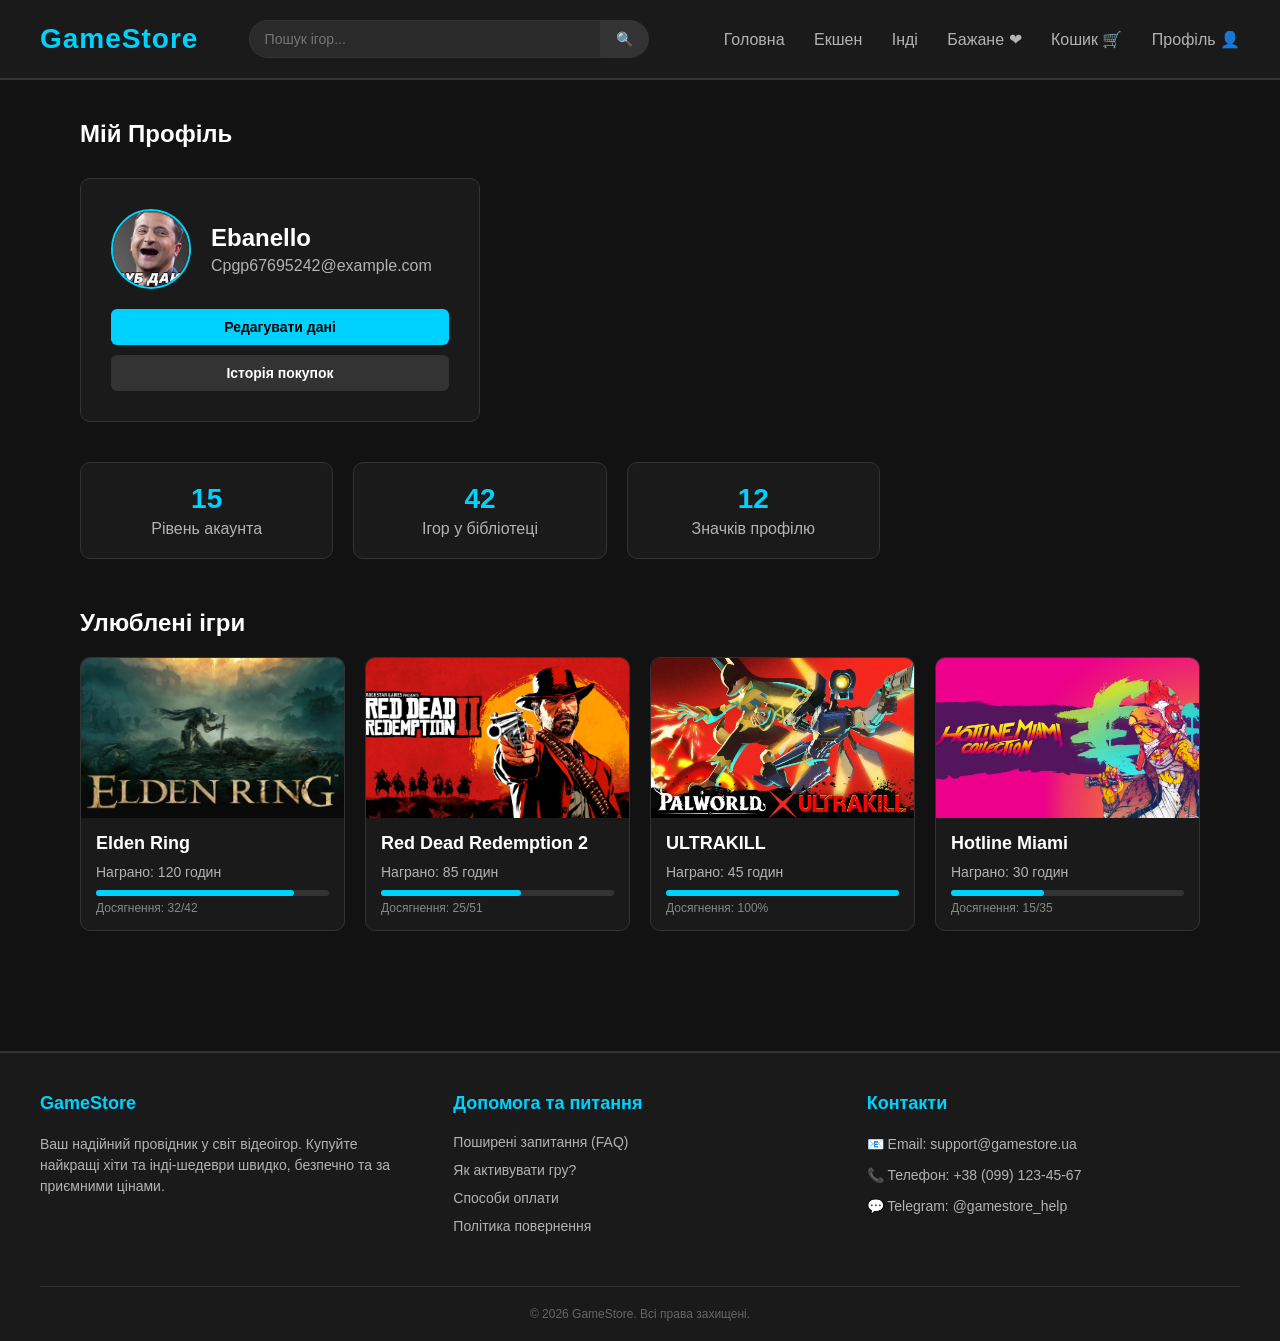
<file: profile.html>
<!DOCTYPE html>
<html lang="uk">
<head>
<meta charset="UTF-8">
<meta name="viewport" content="width=device-width, initial-scale=1.0">
<title>GameStore - Профіль</title>
<link rel="icon" href="img/favicon.png.png" type="image/png">
<link rel="stylesheet" href="css/style.css">
</head>
<body>

<header>
<div class="logo">GameStore</div>

<div class="search-container">
<input type="text" placeholder="Пошук ігор..." class="search-input">
<button class="search-btn" title="Знайти">&#128269;</button>
</div>

<nav>
<a href="index.html">Головна</a>
<a href="action.html">Екшен</a>
<a href="indie.html">Інді</a>
<a href="wishlist.html">Бажане &#10084;</a>
<a href="cart.html">Кошик &#128722;</a>
<a href="profile.html">Профіль &#128100;</a>
</nav>
</header>

<main>
<h1>Мій Профіль</h1>

<div style="background-color: #1a1a1a; padding: 30px; border-radius: 10px; border: 1px solid #333; max-width: 400px; margin-top: 20px;">
<div style="display: flex; align-items: center; gap: 20px; margin-bottom: 20px;">
<div style="width: 80px; height: 80px; border-radius: 50%; overflow: hidden; border: 2px solid #00d2ff; flex-shrink: 0;">
<img src="img/зв.jfif" alt="Профіль" style="width: 100%; height: 100%; object-fit: cover;">
</div>
<div>
<h2 style="margin-bottom: 5px;">Ebanello</h2>
<p style="color: #b3b3b3;">Cpgp67695242@example.com</p>
</div>
</div>

<button class="buy-btn" style="width: 100%; margin-bottom: 10px;">Редагувати дані</button>
<button class="buy-btn" style="width: 100%; background-color: #333; color: white;">Історія покупок</button>
</div>

<div style="margin-top: 40px; display: flex; gap: 20px; max-width: 800px;">
<div style="background-color: #1a1a1a; padding: 20px; border-radius: 10px; border: 1px solid #333; flex: 1; text-align: center;">
<h3 style="color: #00d2ff; font-size: 28px;">15</h3>
<p style="color: #b3b3b3; margin-top: 5px;">Рівень акаунта</p>
</div>
<div style="background-color: #1a1a1a; padding: 20px; border-radius: 10px; border: 1px solid #333; flex: 1; text-align: center;">
<h3 style="color: #00d2ff; font-size: 28px;">42</h3>
<p style="color: #b3b3b3; margin-top: 5px;">Ігор у бібліотеці</p>
</div>
<div style="background-color: #1a1a1a; padding: 20px; border-radius: 10px; border: 1px solid #333; flex: 1; text-align: center;">
<h3 style="color: #00d2ff; font-size: 28px;">12</h3>
<p style="color: #b3b3b3; margin-top: 5px;">Значків профілю</p>
</div>
</div>

<h2 style="margin-top: 50px; margin-bottom: 20px;">Улюблені ігри</h2>

<div class="games-grid">
<div class="game-card">
<img src="img/the-cover-art-for-elden-ring-contains-a-foreshadowing-to-v0-a4ji1zpv9ap81.jpg" alt="Elden Ring" class="game-img">
<div class="game-info">
<h3>Elden Ring</h3>
<p style="color: #b3b3b3; font-size: 14px; margin-top: 10px;">Награно: 120 годин</p>
<div style="width: 100%; background-color: #333; height: 6px; border-radius: 3px; margin-top: 10px;">
<div style="width: 85%; background-color: #00d2ff; height: 100%; border-radius: 3px;"></div>
</div>
<p style="color: #888; font-size: 12px; margin-top: 5px;">Досягнення: 32/42</p>
</div>
</div>

<div class="game-card">
<img src="img/Red-Dead-Redemption-2-New-Logo.jpg" alt="Red Dead Redemption 2" class="game-img">
<div class="game-info">
<h3>Red Dead Redemption 2</h3>
<p style="color: #b3b3b3; font-size: 14px; margin-top: 10px;">Награно: 85 годин</p>
<div style="width: 100%; background-color: #333; height: 6px; border-radius: 3px; margin-top: 10px;">
<div style="width: 60%; background-color: #00d2ff; height: 100%; border-radius: 3px;"></div>
</div>
<p style="color: #888; font-size: 12px; margin-top: 5px;">Досягнення: 25/51</p>
</div>
</div>

<div class="game-card">
<img src="img/ultra.webp" alt="ULTRAKILL" class="game-img">
<div class="game-info">
<h3>ULTRAKILL</h3>
<p style="color: #b3b3b3; font-size: 14px; margin-top: 10px;">Награно: 45 годин</p>
<div style="width: 100%; background-color: #333; height: 6px; border-radius: 3px; margin-top: 10px;">
<div style="width: 100%; background-color: #00d2ff; height: 100%; border-radius: 3px;"></div>
</div>
<p style="color: #888; font-size: 12px; margin-top: 5px;">Досягнення: 100%</p>
</div>
</div>

<div class="game-card">
<img src="img/HotlineMiamiCollection_Thumbnail.jpg" alt="Hotline Miami" class="game-img">
<div class="game-info">
<h3>Hotline Miami</h3>
<p style="color: #b3b3b3; font-size: 14px; margin-top: 10px;">Награно: 30 годин</p>
<div style="width: 100%; background-color: #333; height: 6px; border-radius: 3px; margin-top: 10px;">
<div style="width: 40%; background-color: #00d2ff; height: 100%; border-radius: 3px;"></div>
</div>
<p style="color: #888; font-size: 12px; margin-top: 5px;">Досягнення: 15/35</p>
</div>
</div>
</div>
</main>
<footer>
<div class="footer-content">
<div class="footer-section">
<h3>GameStore</h3>
<p>Ваш надійний провідник у світ відеоігор. Купуйте найкращі хіти та інді-шедеври швидко, безпечно та за приємними цінами.</p>
</div>

<div class="footer-section">
<h3>Допомога та питання</h3>
<a href="#">Поширені запитання (FAQ)</a>
<a href="#">Як активувати гру?</a>
<a href="#">Способи оплати</a>
<a href="#">Політика повернення</a>
</div>

<div class="footer-section">
<h3>Контакти</h3>
<p>&#128231; Email: support@gamestore.ua</p>
<p>&#128222; Телефон: +38 (099) 123-45-67</p>
<p>&#128172; Telegram: @gamestore_help</p>
</div>
</div>

<div class="footer-bottom">
&copy; 2026 GameStore. Всі права захищені.
</div>
</footer>

</body>
</html>
</body>
</html>
</file>
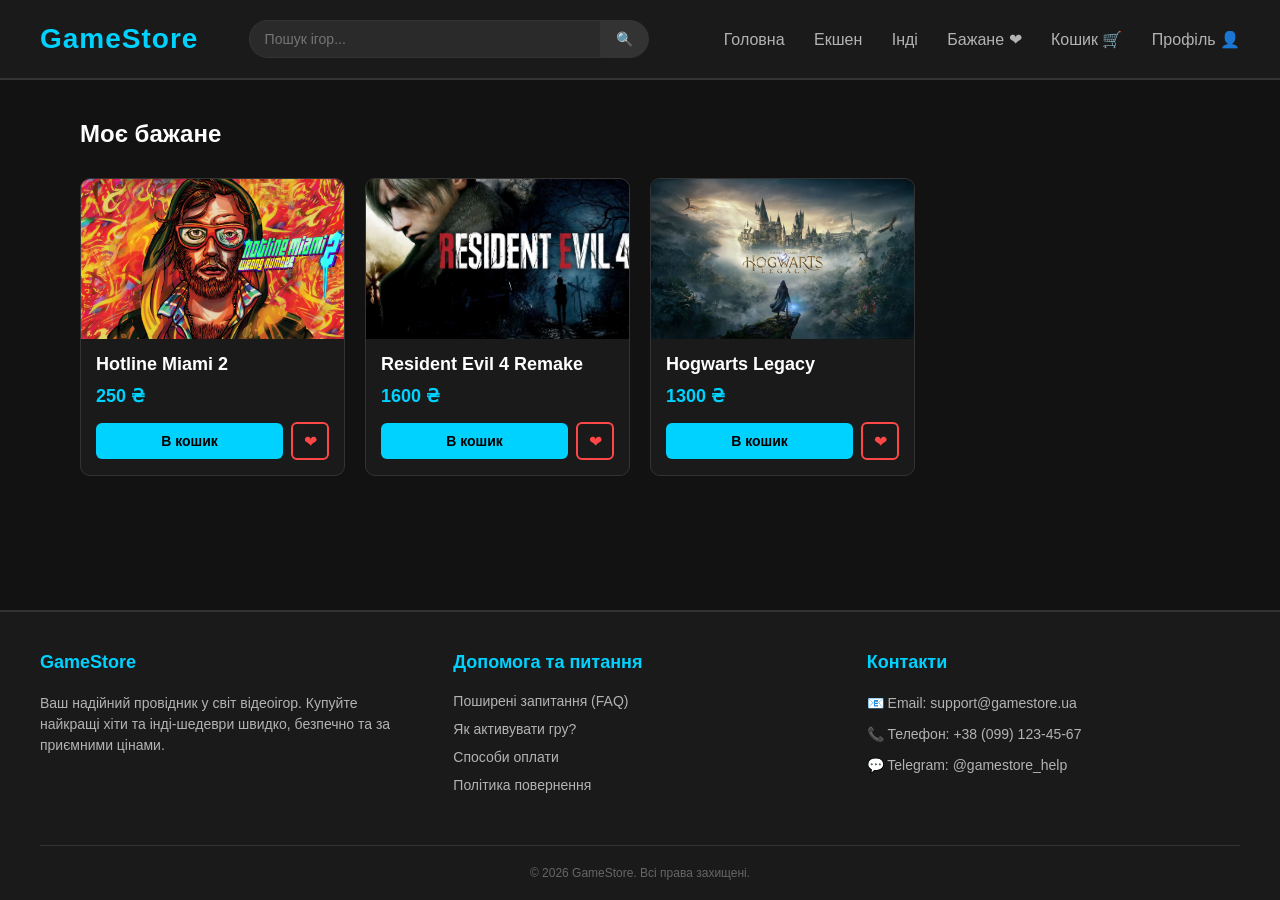
<file: wishlist.html>
<!DOCTYPE html>
<html lang="uk">
<head>
<meta charset="UTF-8">
<meta name="viewport" content="width=device-width, initial-scale=1.0">
<title>GameStore - Бажане</title>
<link rel="icon" href="img/favicon.png.png" type="image/png">
<link rel="stylesheet" href="css/style.css">
</head>
<body>

<header>
<div class="logo">GameStore</div>

<div class="search-container">
<input type="text" placeholder="Пошук ігор..." class="search-input">
<button class="search-btn" title="Знайти">&#128269;</button>
</div>

<nav>
<a href="index.html">Головна</a>
<a href="action.html">Екшен</a>
<a href="indie.html">Інді</a>
<a href="wishlist.html">Бажане &#10084;</a>
<a href="cart.html">Кошик &#128722;</a>
<a href="profile.html">Профіль &#128100;</a>
</nav>
</header>

<main>
<h1>Моє бажане</h1>
<div class="games-grid">
<div class="game-card">
<img src="img/hotline-miami-2-wrong-number-pc-mac-game-steam-cover.jpg" alt="Hotline Miami 2" class="game-img">
<div class="game-info">
<h3>Hotline Miami 2</h3>
<p class="price">250 ₴</p>
<div class="actions">
<button class="buy-btn">В кошик</button>
<button class="icon-btn heart" style="color: #ff4747; border-color: #ff4747;">&#10084;</button>
</div>
</div>
</div>
<div class="game-card">
<img src="img/fe7f67dc-944e-4ed1-9afa-5da3f6bfaf97.webp" alt="Resident Evil 4" class="game-img">
<div class="game-info">
<h3>Resident Evil 4 Remake</h3>
<p class="price">1600 ₴</p>
<div class="actions">
<button class="buy-btn">В кошик</button>
<button class="icon-btn heart" style="color: #ff4747; border-color: #ff4747;">&#10084;</button>
</div>
</div>
</div>
<div class="game-card">
<img src="img/d26f6b25-5caf-479b-a7d2-1331e28db998_rw_3840.jpg" alt="Hogwarts Legacy" class="game-img">
<div class="game-info">
<h3>Hogwarts Legacy</h3>
<p class="price">1300 ₴</p>
<div class="actions">
<button class="buy-btn">В кошик</button>
<button class="icon-btn heart" style="color: #ff4747; border-color: #ff4747;">&#10084;</button>
</div>
</div>
</div>
</div>
</main>
<footer>
<div class="footer-content">
<div class="footer-section">
<h3>GameStore</h3>
<p>Ваш надійний провідник у світ відеоігор. Купуйте найкращі хіти та інді-шедеври швидко, безпечно та за приємними цінами.</p>
</div>

<div class="footer-section">
<h3>Допомога та питання</h3>
<a href="#">Поширені запитання (FAQ)</a>
<a href="#">Як активувати гру?</a>
<a href="#">Способи оплати</a>
<a href="#">Політика повернення</a>
</div>

<div class="footer-section">
<h3>Контакти</h3>
<p>&#128231; Email: support@gamestore.ua</p>
<p>&#128222; Телефон: +38 (099) 123-45-67</p>
<p>&#128172; Telegram: @gamestore_help</p>
</div>
</div>

<div class="footer-bottom">
&copy; 2026 GameStore. Всі права захищені.
</div>
</footer>

</body>
</html>
</body>
</html>
</file>
<file: css/style.css>
* {
box-sizing: border-box;
margin: 0;
padding: 0;
font-family: 'Segoe UI', Tahoma, Geneva, Verdana, sans-serif;
}

body {
background-color: #121212;
color: #ffffff;
scroll-behavior: smooth;
display: flex;
flex-direction: column;
min-height: 100vh;
}

header {
background-color: #1a1a1a;
padding: 20px 40px;
display: flex;
justify-content: space-between;
align-items: center;
border-bottom: 2px solid #333;
position: sticky;
top: 0; 
z-index: 100;
}

.logo {
font-size: 28px;
font-weight: bold;
color: #00d2ff;
letter-spacing: 1px;
}

nav a {
color: #b3b3b3;
text-decoration: none;
margin-left: 25px;
font-size: 16px;
font-weight: 500;
transition: color 0.3s;
}

nav a:hover, nav a.active {
color: #00d2ff;
}

main {
padding: 40px;
max-width: 1200px;
margin: 0 auto;
width: 100%;
flex-grow: 1;
}

h1 {
margin-bottom: 30px;
font-size: 24px;
}

.games-grid {
display: grid;
grid-template-columns: repeat(4, 1fr);
gap: 20px;
}

.game-card {
background-color: #1a1a1a;
border-radius: 10px;
overflow: hidden;
transition: transform 0.2s, box-shadow 0.2s;
border: 1px solid #333;
}

.game-card:hover {
transform: translateY(-5px);
box-shadow: 0 10px 20px rgba(0, 0, 0, 0.5);
border-color: #00d2ff;
}

.game-img {
width: 100%;
height: 160px;
object-fit: cover;
background-color: #2a2a2a;
display: block;
}

.game-info {
padding: 15px;
}

.game-info h3 {
font-size: 18px;
margin-bottom: 10px;
white-space: nowrap;
overflow: hidden;
text-overflow: ellipsis;
}

.price {
font-size: 18px;
font-weight: bold;
color: #00d2ff;
margin-bottom: 15px;
}

.actions {
display: flex;
gap: 8px;
align-items: center;
}

.buy-btn {
flex-grow: 1;
padding: 10px;
background-color: #00d2ff;
color: #000;
border: none;
border-radius: 6px;
cursor: pointer;
font-weight: bold;
font-size: 14px;
transition: background 0.3s;
}

.buy-btn:hover {
background-color: #00b8e6;
}

.icon-btn {
background: none;
border: 2px solid #333;
color: white;
width: 38px;
height: 38px;
border-radius: 6px;
cursor: pointer;
font-size: 16px;
display: flex;
justify-content: center;
align-items: center;
transition: all 0.2s;
}

.icon-btn:hover {
border-color: #00d2ff;
background-color: rgba(0, 210, 255, 0.1);
}

.heart:hover {
border-color: #ff4747;
background-color: rgba(255, 71, 71, 0.1);
color: #ff4747;
}


.empty-message {
text-align: center;
color: #b3b3b3;
font-size: 18px;
margin-top: 50px;
}
.search-container {
display: flex;
align-items: center;
flex-grow: 1; 
max-width: 400px;
margin: 0 40px;
}

.search-input {
width: 100%;
padding: 10px 15px;
background-color: #2a2a2a;
border: 1px solid #333;
border-right: none; 
border-radius: 20px 0 0 20px; 
color: white;
font-size: 14px;
outline: none;
transition: border-color 0.3s;
}

.search-input:focus {
border-color: #00d2ff;
}

.search-btn {
padding: 10px 15px;
background-color: #333;
border: 1px solid #333;
border-radius: 0 20px 20px 0;
color: white;
cursor: pointer;
font-size: 14px;
transition: all 0.3s;
}

.search-btn:hover {
background-color: #00d2ff;
border-color: #00d2ff;
color: black;
}

.cart-summary {
margin-top: 40px;
background-color: #1a1a1a;
padding: 30px;
border-radius: 10px;
border: 1px solid #333;
display: flex;
justify-content: space-between;
align-items: center;
}

.total-price span {
color: #b3b3b3;
font-size: 16px;
}

.total-price h2 {
color: #00d2ff;
font-size: 32px;
margin-top: 5px;
}

.checkout-btn {
padding: 15px 40px;
background-color: #00d2ff;
color: #000;
border: none;
border-radius: 8px;
font-size: 18px;
font-weight: bold;
cursor: pointer;
transition: all 0.3s;
}

.checkout-btn:hover {
background-color: #00b8e6;
transform: scale(1.05); 
}

footer {
background-color: #1a1a1a;
border-top: 2px solid #333;
padding: 40px 40px 20px;
margin-top: 80px; 
}

.footer-content {
max-width: 1200px;
margin: 0 auto;
display: flex;
justify-content: space-between;
gap: 40px;
}

.footer-section {
flex: 1;
}

.footer-section h3 {
color: #00d2ff;
margin-bottom: 20px;
font-size: 18px;
}

.footer-section p {
color: #b3b3b3;
margin-bottom: 10px;
font-size: 14px;
line-height: 1.5;
}

.footer-section a {
display: block;
color: #b3b3b3;
text-decoration: none;
margin-bottom: 12px;
font-size: 14px;
transition: color 0.3s;
}

.footer-section a:hover {
color: #00d2ff;
}

.footer-bottom {
text-align: center;
color: #666;
font-size: 12px;
margin-top: 40px;
padding-top: 20px;
border-top: 1px solid #333;
}

/* Планшеты (до 992px) - 2 игры в ряд */
@media (max-width: 992px) {
.games-grid {
grid-template-columns: repeat(2, 1fr);
}
}

@media (max-width: 768px) {
.games-grid {
grid-template-columns: 1fr;
}

main {
padding: 20px 15px; 
}

header {
flex-direction: column; 
gap: 15px;
padding: 15px;
}

.search-container {
margin: 0;
width: 100%;
max-width: 100%;
}

nav {
width: 100%;
display: flex;
flex-wrap: wrap;
justify-content: center;
gap: 10px;
}

nav a {
margin-left: 0;
font-size: 14px;
padding: 8px 12px;
background-color: #2a2a2a; 
border-radius: 8px;
}

.footer-content {
flex-direction: column;
text-align: center;
gap: 30px;
}

.cart-summary {
flex-direction: column;
gap: 20px;
text-align: center;
}
}
</file>
